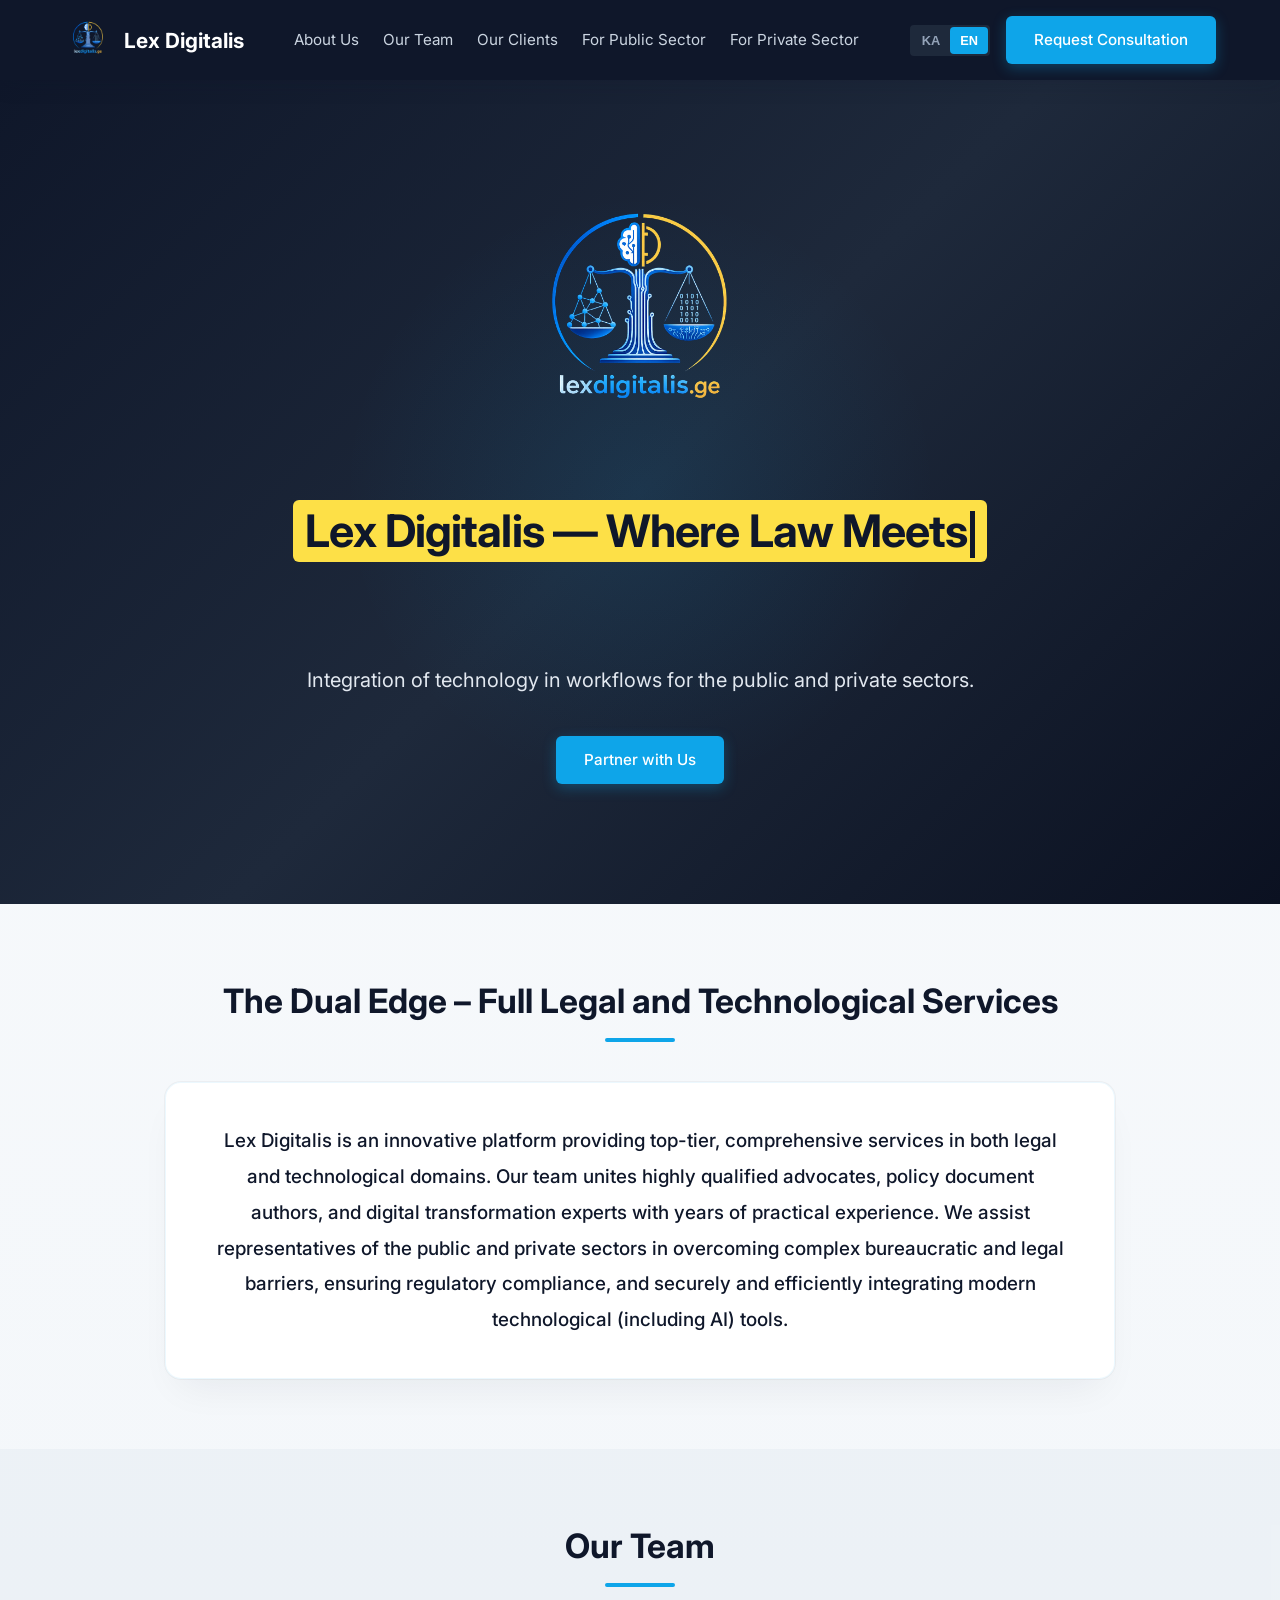
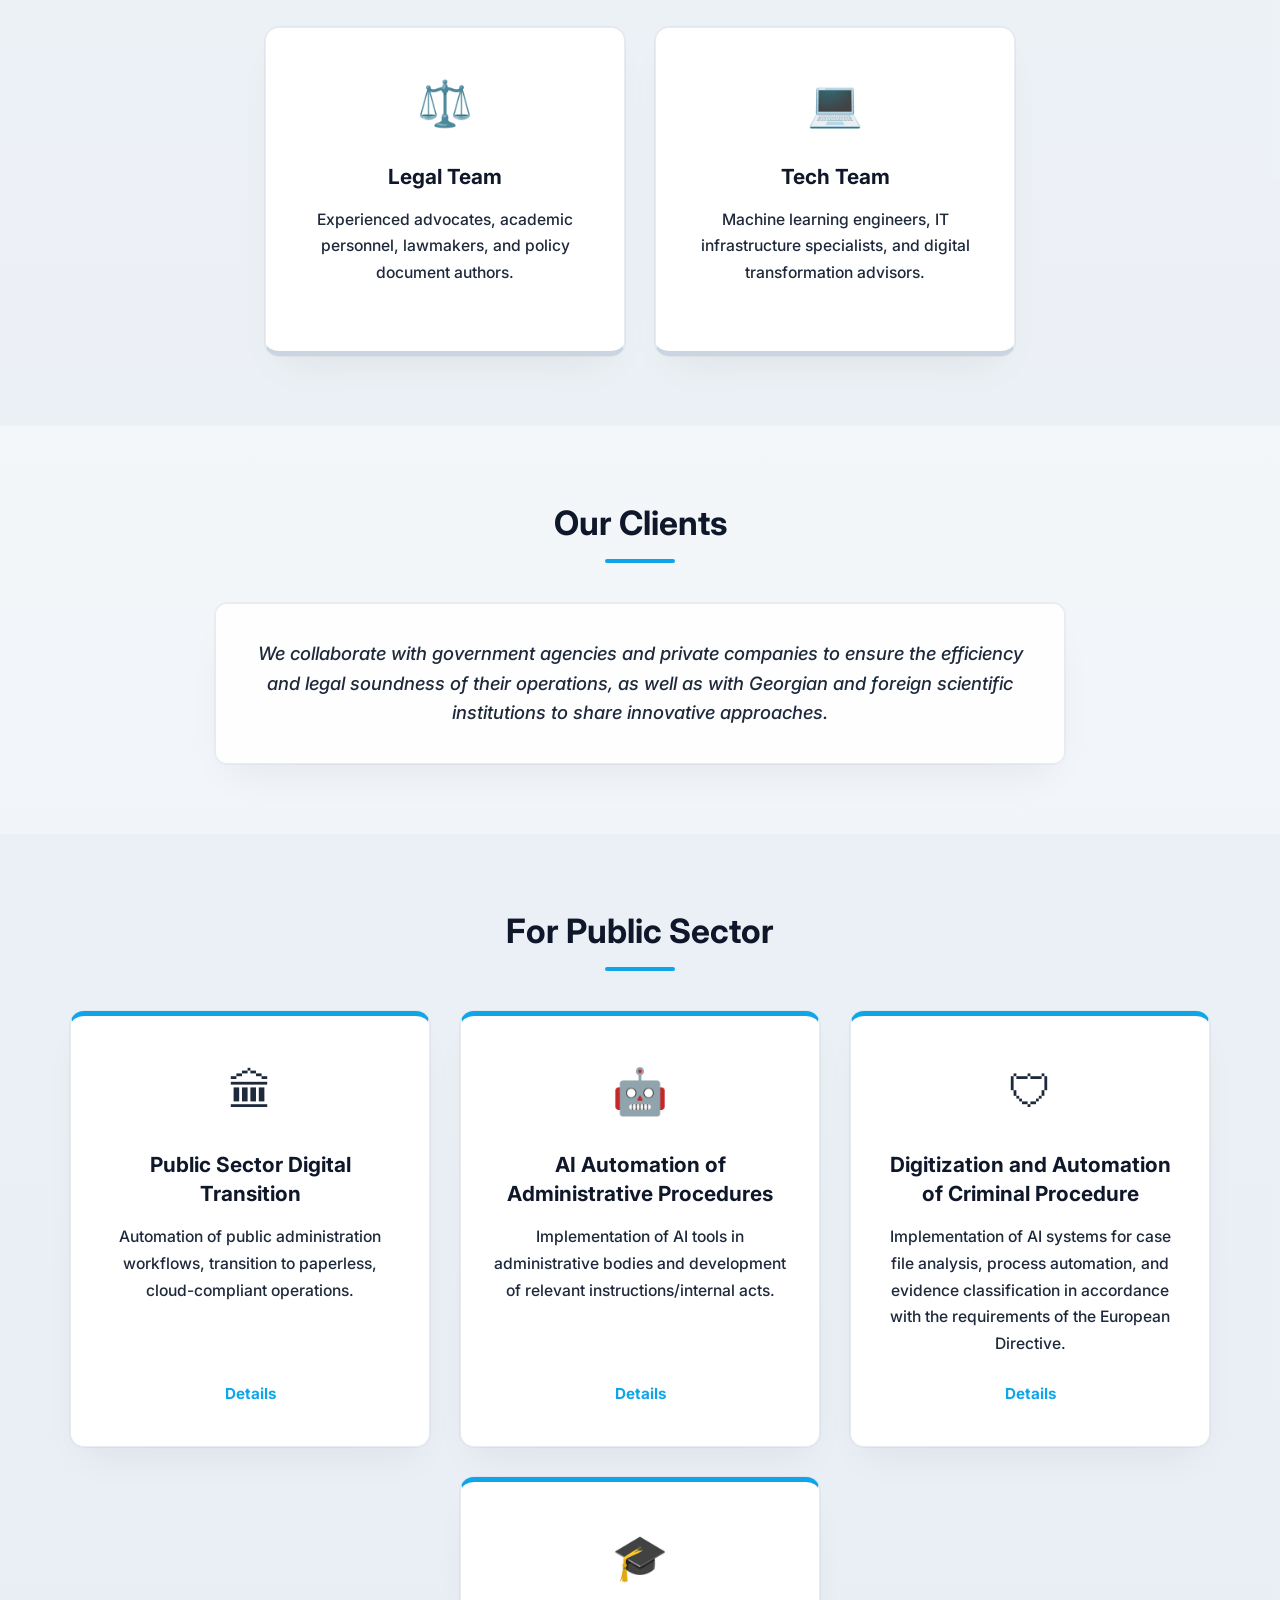
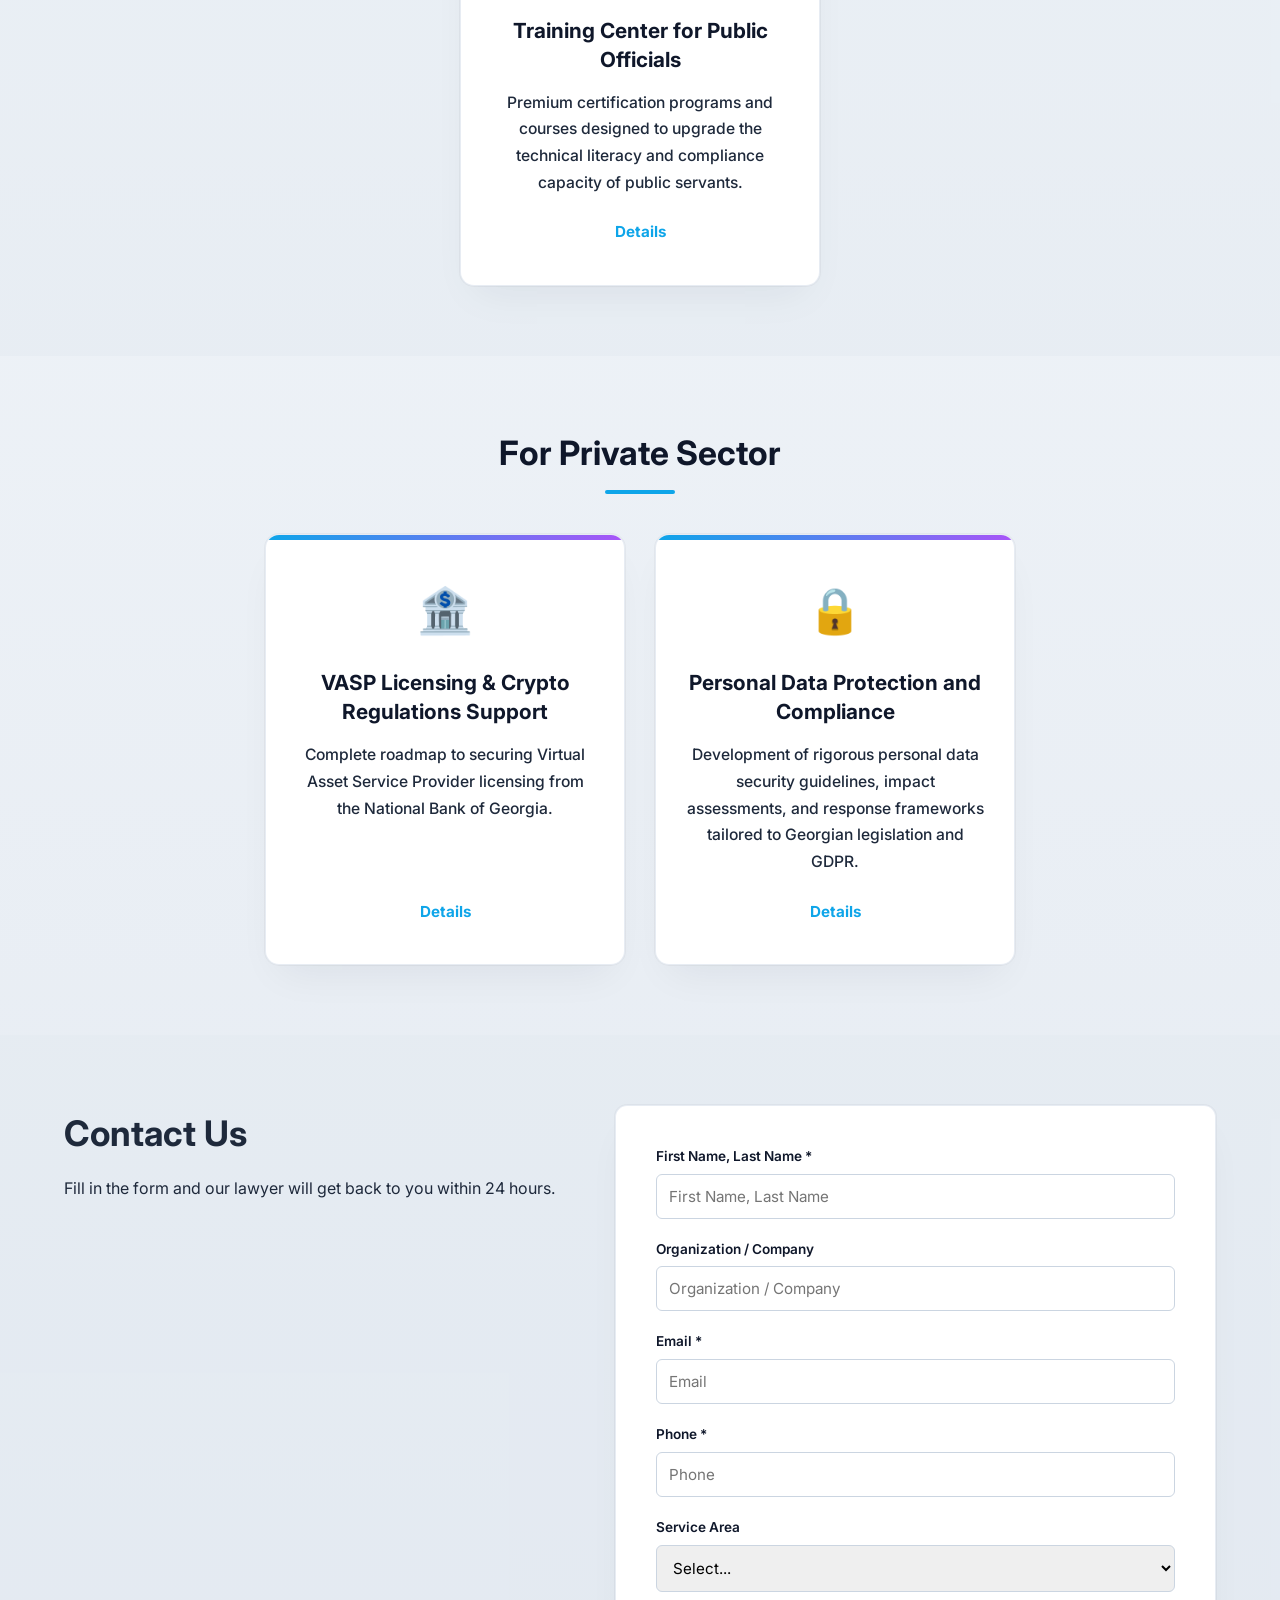
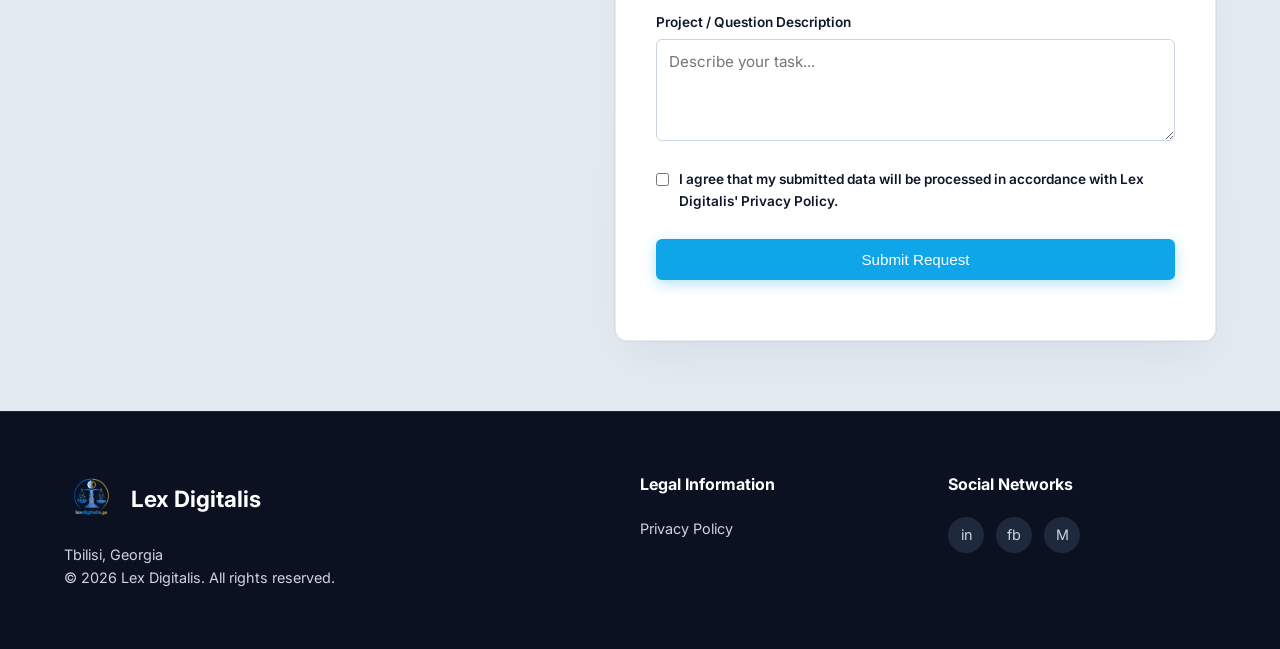
<file: index.html>
<!DOCTYPE html>
<html lang="ka">
<head>
    <meta charset="UTF-8" />
    <meta name="viewport" content="width=device-width, initial-scale=1.0" />
    <title>Lex Digitalis Georgia</title>
    <link rel="stylesheet" href="styles.css" />
    <link href="https://fonts.googleapis.com/css2?family=Inter:opsz,wght@14..32,400;14..32,500;14..32,600;14..32,700&display=swap" rel="stylesheet" />
</head>
<body>

    <canvas id="networkCanvas" class="network-canvas"></canvas>

    <header class="header" id="header">
        <div class="container header__inner">
            <div class="logo">
                <a href="#">
                    <img src="image.png" alt="Lex Digitalis Logo" class="logo__img">
                    <span class="logo__text" data-lang-key="brand">Lex Digitalis</span>
                </a>
            </div>

            <nav class="nav" id="nav">
                <ul class="nav__list">
                    <li class="nav__item"><a href="#about" data-lang-key="nav_about">ჩვენს შესახებ</a></li>
                    <li class="nav__item"><a href="#team" data-lang-key="nav_team">ჩვენი გუნდი</a></li>
                    <li class="nav__item"><a href="#clients" data-lang-key="nav_clients">ჩვენი კლიენტები</a></li>
                    <li class="nav__item"><a href="#public-sector" data-lang-key="nav_public">საჯარო სექტორისთვის</a></li>
                    <li class="nav__item"><a href="#private-sector" data-lang-key="nav_private">კერძო სექტორისათვის</a></li>
                </ul>
            </nav>

            <div class="header__actions">
                <div class="lang-switcher">
                    <button class="lang-btn lang-btn--active" data-lang="ka">KA</button>
                    <button class="lang-btn" data-lang="en">EN</button>
                </div>
                <a href="#contact" class="btn btn--primary btn--cta" data-lang-key="cta_consult">კონსულტაციის მოთხოვნა</a>
                <button class="hamburger" id="hamburger" aria-label="Menu">
                    <span></span><span></span><span></span>
                </button>
            </div>
        </div>
    </header>

    <section class="hero">
        <div class="container hero__inner">
            <div class="hero__content">
                <img src="image.png" alt="Lex Digitalis Logo" class="hero__logo">
                
                <div class="hero__title-wrapper">
                    <span class="typewriter-text">
                        <span id="typewriter"></span><span class="cursor"></span>
                    </span>
                </div>

                <p class="hero__subtitle" data-lang-key="hero_subtitle">ტექნოლოგიების ინტეგრაცია სამუშაო პროცესში საჯარო და კერძო სექტორისთვის.</p>
                <div class="hero__actions">
                    <a href="#contact" class="btn btn--primary" data-lang-key="hero_cta_primary">ითანამშრომლეთ ჩვენთან</a>
                </div>
            </div>
        </div>
    </section>

    <section id="about" class="section about">
        <div class="container">
            <div class="section__header">
                <h2 data-lang-key="about_title">ორმაგი უპირატესობა — სრული სამართლებრივი და ტექნოლოგიური მომსახურება</h2>
            </div>
            <div class="about__premium-box">
                <p class="about__text-highlight" data-lang-key="about_text">Lex Digitalis წარმოადგენს ინოვაციურ პლატფორმას, რომელიც უზრუნველყოფს უმაღლესი სტანდარტის კომპლექსურ მომსახურებას როგორც სამართლებრივი, ისე ტექნოლოგიური მიმართულებით. ჩვენი გუნდი აერთიანებს მაღალკვალიფიციურ იურისტებს, პოლიტიკის დოკუმენტების ავტორებსა და ციფრული ტრანსფორმაციის ექსპერტებს მრავალწლიანი პრაქტიკული გამოცდილებით. ჩვენ ვეხმარებით საჯარო და კერძო სექტორის წარმომადგენლებს რთული ბიუროკრატიული თუ სამართლებრივი ბარიერების გადალახვაში, რეგულაციებთან შესაბამისობის უზრუნველყოფასა და თანამედროვე ტექნოლოგიური (მათ შორის ხელოვნური ინტელექტის) ინსტრუმენტების უსაფრთხო, ეფექტიან ინტეგრაციაში.</p>
            </div>
        </div>
    </section>

    <section id="team" class="section bg-light">
        <div class="container">
            <div class="section__header">
                <h2 data-lang-key="nav_team">ჩვენი გუნდი</h2>
            </div>
            <div class="about__grid">
                <div class="card card--team">
                    <div class="card__icon">⚖️</div>
                    <h3 data-lang-key="about_legal_title">იურისტების გუნდი</h3>
                    <p data-lang-key="about_legal_desc">გამოცდილი ადვოკატები, აკადემიური პერსონალი, სამართალშემოქმედები და პოლიტიკის დოკუმენტების ავტორები.</p>
                </div>
                <div class="card card--team">
                    <div class="card__icon">💻</div>
                    <h3 data-lang-key="about_tech_title">ტექნოლოგიური გუნდი</h3>
                    <p data-lang-key="about_tech_desc">მანქანური სწავლების ინჟინრები, IT ინფრასტრუქტურის სპეციალისტები და ციფრული ტრანსფორმაციის კონსულტანტები.</p>
                </div>
            </div>
        </div>
    </section>

    <section id="clients" class="section">
        <div class="container">
            <div class="section__header">
                <h2 data-lang-key="nav_clients">ჩვენი კლიენტები</h2>
            </div>
            <div class="clients__premium-banner">
                <p data-lang-key="clients_text">ჩვენ ვთანამშრომლობთ სახელმწიფო უწყებებთან და კერძო კომპანიებთან, რათა უზრუნველვყოთ მათი საქმიანობის ეფექტიანობა და სამართლებრივი გამართულობა, ასევე, ქართულ და უცხოურ სამეცნიერო დაწესებულებებთან, ინოვაციური მიდგომების გაზიარებისთვის.</p>
            </div>
        </div>
    </section>

    <section id="public-sector" class="section bg-light">
        <div class="container">
            <div class="section__header">
                <h2 data-lang-key="nav_public">საჯარო სექტორისთვის</h2>
            </div>
            <div class="services__grid">
                <div class="card card--public">
                    <div class="card__icon">🏛</div>
                    <h3 data-lang-key="service2_title">საჯარო სექტორის ციფრული ტრანსფორმაცია</h3>
                    <p data-lang-key="service2_desc">საჯარო მმართველობის სამუშაო პროცესების ავტომატიზაცია, უქაღალდო, ღრუბლოვან ტექნოლოგიებთან თავსებად ოპერაციებზე გადასვლა.</p>
                    <a href="#contact" class="card__link" data-lang-key="service_link">დეტალურად</a>
                </div>
                <div class="card card--public">
                    <div class="card__icon">🤖</div>
                    <h3 data-lang-key="service3_title">ადმინისტრაციული წარმოების/დოკუმენტბრუნვის AI ავტომატიზაცია</h3>
                    <p data-lang-key="service3_desc">ადმინისტრაციულ ორგანოებში ხელოვნური ინტელექტის (AI) ინსტრუმენტების დანერგვა და შესაბამისი ინსტრუქციების/შიდა მოქმედების აქტების შემუშავება.</p>
                    <a href="#contact" class="card__link" data-lang-key="service_link">დეტალურად</a>
                </div>
                <div class="card card--public">
                    <div class="card__icon">🛡</div>
                    <h3 data-lang-key="service4_title">სისხლისსამართლებრივი წარმოების გაციფრულება და ავტომატიზაცია</h3>
                    <p data-lang-key="service4_desc">AI სისტემების დანერგვა საქმის მასალების ანალიზის, პროცესების ავტომატიზაციისა და მტკიცებულებათა კლასიფიკაციისთვის ევროდირექტივის მოთხოვნათა შესაბამისად.</p>
                    <a href="#contact" class="card__link" data-lang-key="service_link">დეტალურად</a>
                </div>
                <div class="card card--public">
                    <div class="card__icon">🎓</div>
                    <h3 data-lang-key="service6_title">ტრენინგ-ცენტრი საჯარო მოხელეთათვის</h3>
                    <p data-lang-key="service6_desc">უმაღლესი დონის სასერტიფიკატო პროგრამები და კურსები, რომლებიც შექმნილია საჯარო მოხელეების ტექნიკური წიგნიერებისა და შესაბამისობის (compliance) უნარების ასამაღლებლად.</p>
                    <a href="#contact" class="card__link" data-lang-key="service_link">დეტალურად</a>
                </div>
            </div>
        </div>
    </section>

    <section id="private-sector" class="section">
        <div class="container">
            <div class="section__header">
                <h2 data-lang-key="nav_private">კერძო სექტორისათვის</h2>
            </div>
            <div class="services__grid">
                <div class="card card--private">
                    <div class="card__icon">🏦</div>
                    <h3 data-lang-key="service1_title">VASP ლიცენზირება და კრიპტორეგულაციების მხარდაჭერა</h3>
                    <p data-lang-key="service1_desc">სრული გზამკვლევი საქართველოს ეროვნული ბანკისგან ვირტუალური აქტივის მომსახურების პროვაიდერის (VASP) სტატუსის მოსაპოვებლად.</p>
                    <a href="#contact" class="card__link" data-lang-key="service_link">დეტალურად</a>
                </div>
                <div class="card card--private">
                    <div class="card__icon">🔒</div>
                    <h3 data-lang-key="service5_title">პერსონალურ მონაცემთა დაცვა და შესაბამისობა</h3>
                    <p data-lang-key="service5_desc">პერსონალურ მონაცემთა უსაფრთხოების მკაცრი სახელმძღვანელო პრინციპების, ზეგავლენის შეფასებისა და რეაგირების მექანიზმების შემუშავება, საქართველოს კანონმდებლობასა და GDPR-თან თავსებადობით.</p>
                    <a href="#contact" class="card__link" data-lang-key="service_link">დეტალურად</a>
                </div>
            </div>
        </div>
    </section>

    <section id="contact" class="section bg-light">
        <div class="container">
            <div class="contact__inner">
                <div class="contact__info">
                    <h2 data-lang-key="contact_title">დაგვიკავშირდით</h2>
                    <p data-lang-key="contact_subtitle">შეავსეთ ფორმა და ჩვენი იურისტი 24 საათში დაგიკავშირდებათ.</p>
                </div>
                <div class="contact__form">
                    <form id="contactForm" action="https://docs.google.com/forms/d/e/1FAIpQLSf2lo9lfm458ssessl7MRZrrC_Rot264YrI10ApBPu3NrIXZg/formResponse" method="POST" target="_blank">
                        <div class="form-group">
                            <label for="fullName" data-lang-key="form_fullname">სახელი, გვარი *</label>
                            <input type="text" id="fullName" name="entry.1055704041" required data-lang-key-placeholder="form_fullname_placeholder" />
                        </div>
                        <div class="form-group">
                            <label for="org" data-lang-key="form_org">ორგანიზაცია / კომპანია</label>
                            <input type="text" id="org" name="entry.1980147200" data-lang-key-placeholder="form_org_placeholder" />
                        </div>
                        <div class="form-group">
                            <label for="email" data-lang-key="form_email">ელ. ფოსტა *</label>
                            <input type="email" id="email" name="entry.1064532727" required data-lang-key-placeholder="form_email_placeholder" />
                        </div>
                        <div class="form-group">
                            <label for="phone" data-lang-key="form_phone">ტელეფონი *</label>
                            <input type="tel" id="phone" name="entry.977285014" required data-lang-key-placeholder="form_phone_placeholder" />
                        </div>
                        <div class="form-group">
                            <label for="serviceArea" data-lang-key="form_service">მომსახურების სფერო</label>
                            <select id="serviceArea" name="entry.1374373410">
                                <option value="">აირჩიეთ...</option>
                                <option value="VASP / Crypto">VASP / Crypto</option>
                                <option value="საჯარო სექტორი">საჯარო სექტორი</option>
                                <option value="AI ავტომატიზაცია">AI ავტომატიზაცია</option>
                                <option value="სისხლისსამართლებრივი წარმოება">სისხლისსამართლებრივი წარმოება</option>
                                <option value="მონაცემთა დაცვა">მონაცემთა დაცვა</option>
                                <option value="ტრენინგები">ტრენინგები</option>
                            </select>
                        </div>
                        <div class="form-group form-group--full">
                            <label for="message" data-lang-key="form_message">პროექტის / შეკითხვის აღწერა</label>
                            <textarea id="message" name="entry.1870048826" rows="4" data-lang-key-placeholder="form_message_placeholder"></textarea>
                        </div>
                        <div class="form-group form-group--full checkbox-group">
                            <input type="checkbox" id="consent" required />
                            <label for="consent" data-lang-key="form_consent">ვეთანხმები, რომ ჩემს მიერ გაგზავნილი მონაცემები დამუშავდეს Lex Digitalis-ის კონფიდენციალურობის პოლიტიკის შესაბამისად.</label>
                        </div>
                        <div class="form-group form-group--full">
                            <button type="submit" class="btn btn--primary" style="width:100%" data-lang-key="form_submit">მოთხოვნის გაგზავნა</button>
                        </div>
                    </form>
                </div>
            </div>
        </div>
    </section>

    <footer class="footer">
        <div class="container footer__inner">
            <div class="footer__col">
                <div class="footer__logo">
                    <img src="image.png" alt="Lex Digitalis Logo" class="logo__img">
                    <span data-lang-key="brand">Lex Digitalis</span>
                </div>
                <p data-lang-key="footer_address">თბილისი, საქართველო</p>
                <p data-lang-key="footer_copyright">&copy; 2026 Lex Digitalis. ყველა უფლება დაცულია.</p>
            </div>
            <div class="footer__col">
                <h4 data-lang-key="footer_legal_info">სამართლებრივი ინფორმაცია</h4>
                <ul>
                 <li><a href="privacy.html" target="_blank" data-lang-key="footer_privacy">კონფიდენციალურობის პოლიტიკა</a></li>
                </ul>
            </div>
            <div class="footer__col">
                <h4 data-lang-key="footer_social">სოციალური ქსელები</h4>
                <ul class="social-links">
                    <li><a href="#" aria-label="LinkedIn">in</a></li>
                    <li><a href="#" aria-label="Facebook">fb</a></li>
                    <li><a href="#" aria-label="Medium">M</a></li>
                </ul>
            </div>
        </div>
    </footer>

    <div class="modal" id="successModal">
        <div class="modal__overlay"></div>
        <div class="modal__box">
            <button class="modal__close" id="modalClose">&times;</button>
            <div class="modal__icon">✅</div>
            <h2 data-lang-key="modal_title">მოთხოვნა გაიგზავნა!</h2>
            <p data-lang-key="modal_text">მადლობა! ჩვენი იურისტი მალე დაგიკავშირდებათ.</p>
            <button class="btn btn--primary" id="modalBtn" data-lang-key="modal_btn">კარგი</button>
        </div>
    </div>

    <script src="script.js"></script>
</body>
</html>
</file>
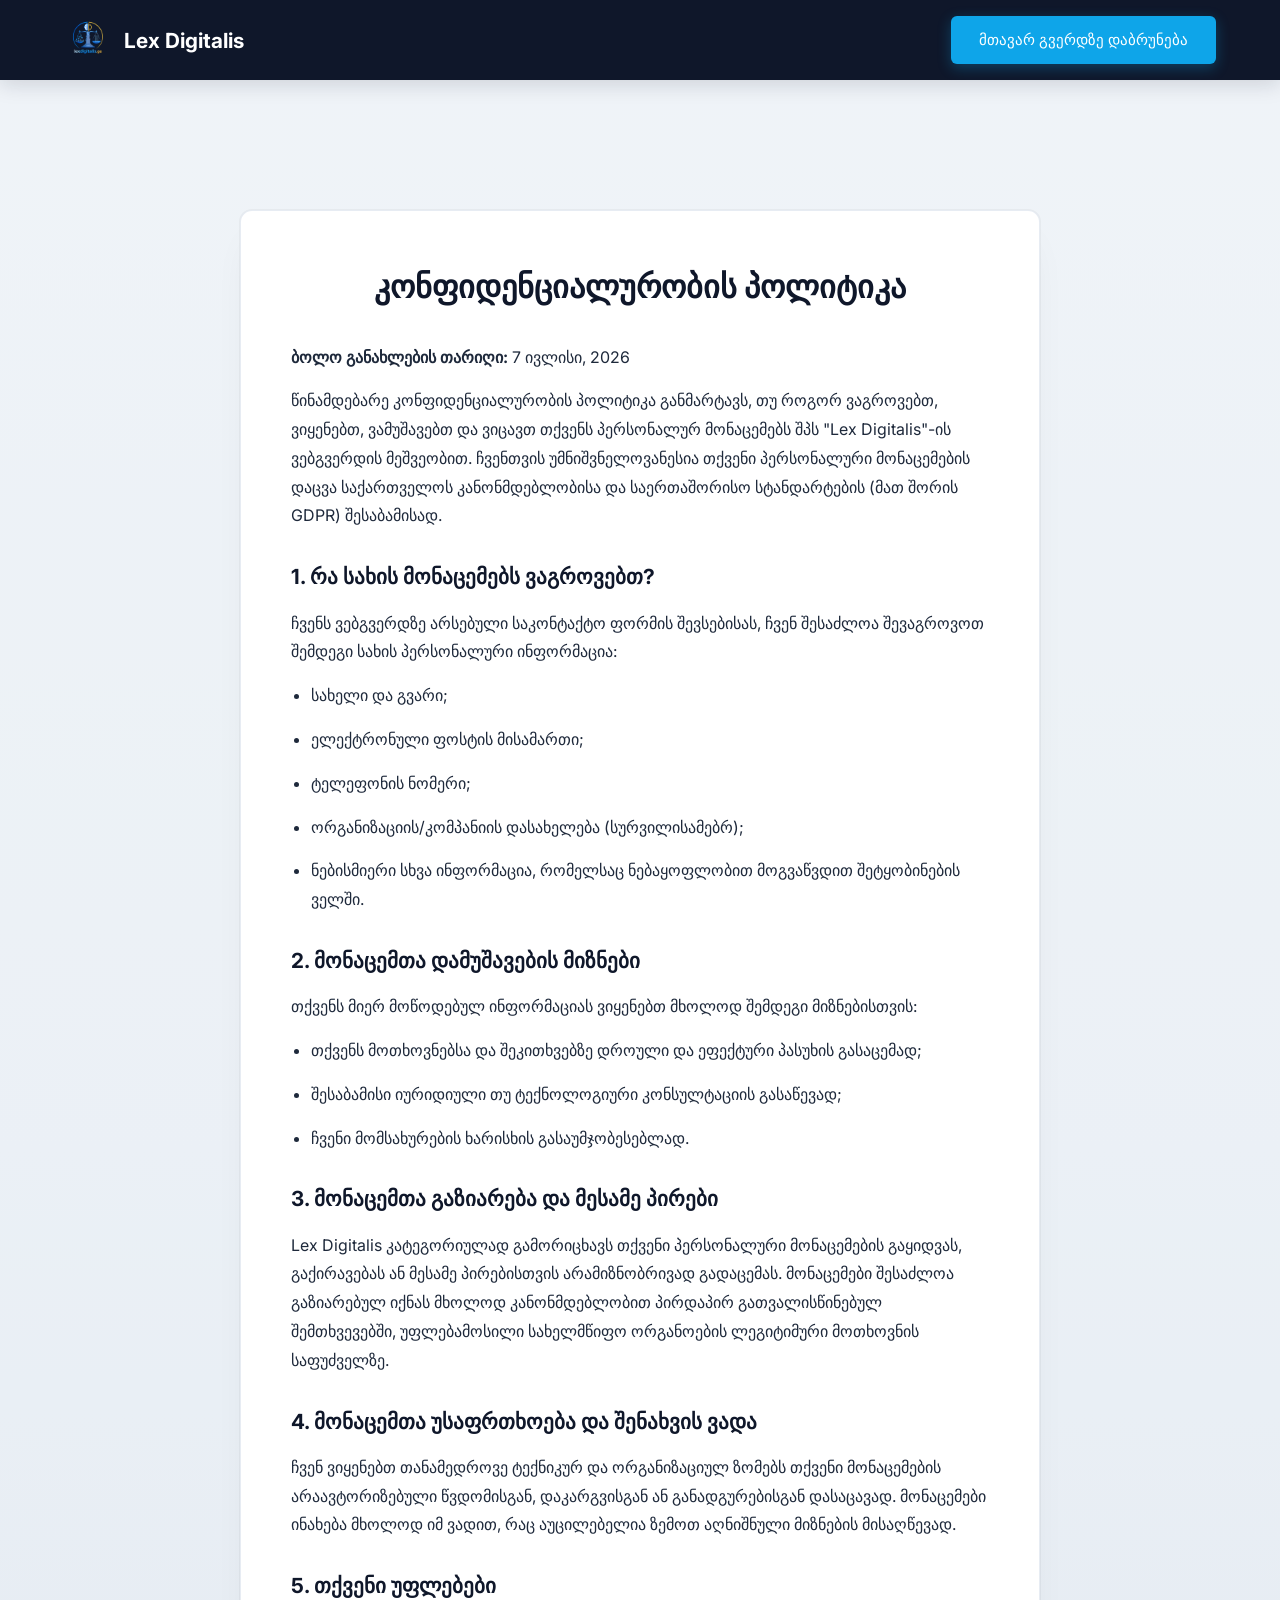
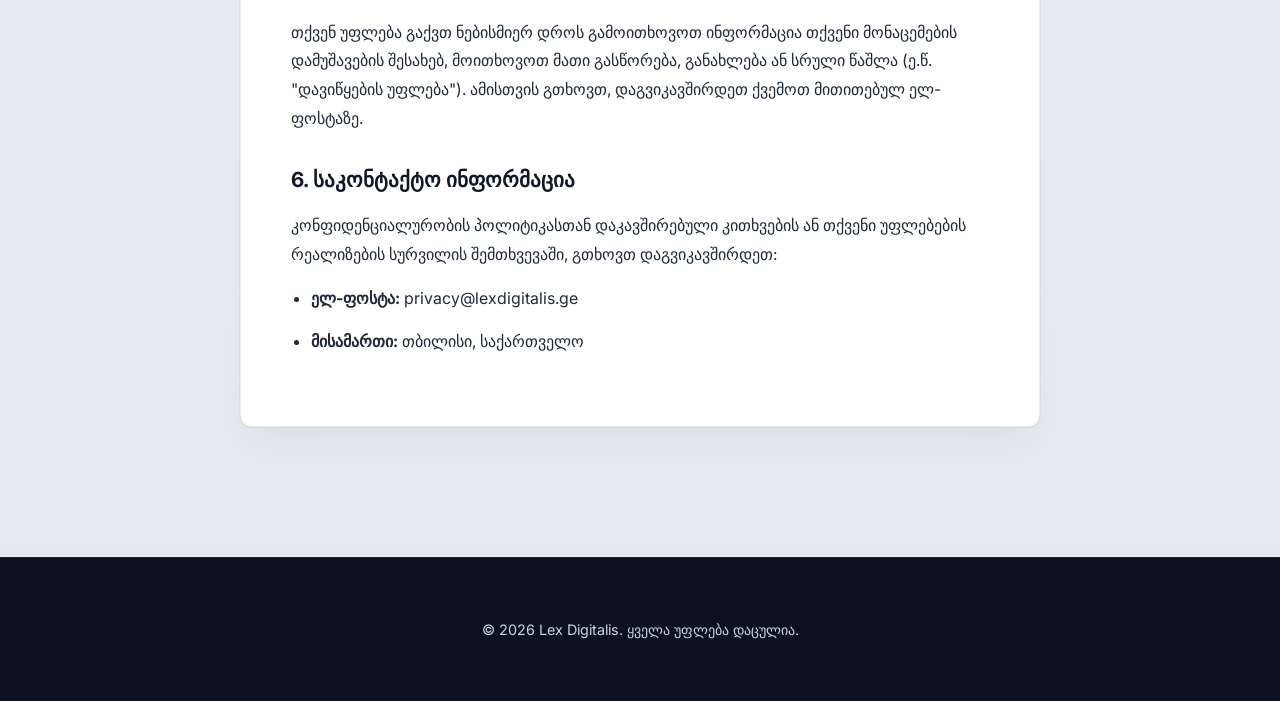
<file: privacy.html>
<!DOCTYPE html>
<html lang="ka">
<head>
    <meta charset="UTF-8" />
    <meta name="viewport" content="width=device-width, initial-scale=1.0" />
    <title>კონფიდენციალურობის პოლიტიკა - Lex Digitalis</title>
    <link rel="stylesheet" href="styles.css" />
    <link href="https://fonts.googleapis.com/css2?family=Inter:opsz,wght@14..32,400;14..32,500;14..32,600;14..32,700&display=swap" rel="stylesheet" />
    <style>
        /* დამატებითი სტილები მხოლოდ ამ ტექსტური გვერდისთვის */
        .policy-content {
            max-width: 800px;
            margin: 60px auto;
            background: #fff;
            padding: 50px;
            border-radius: 12px;
            box-shadow: var(--shadow);
            border: 1px solid rgba(226, 232, 240, 0.8);
        }
        .policy-content h1 {
            color: var(--color-primary);
            margin-bottom: 30px;
            font-size: 2rem;
            text-align: center;
        }
        .policy-content h2 {
            color: var(--color-primary);
            margin-top: 30px;
            margin-bottom: 15px;
            font-size: 1.3rem;
        }
        .policy-content p, .policy-content li {
            color: var(--color-text);
            margin-bottom: 15px;
            line-height: 1.8;
        }
        .policy-content ul {
            padding-left: 20px;
            margin-bottom: 20px;
        }
    </style>
</head>
<body>

    <header class="header">
        <div class="container header__inner">
            <div class="logo">
                <a href="index.html">
                    <img src="image.png" alt="Lex Digitalis Logo" class="logo__img">
                    <span class="logo__text">Lex Digitalis</span>
                </a>
            </div>
            <div class="header__actions">
                <a href="index.html" class="btn btn--primary">მთავარ გვერდზე დაბრუნება</a>
            </div>
        </div>
    </header>

    <section class="section bg-light">
        <div class="container">
            <div class="policy-content">
                <h1>კონფიდენციალურობის პოლიტიკა</h1>
                
                <p><strong>ბოლო განახლების თარიღი:</strong> 7 ივლისი, 2026</p>

                <p>წინამდებარე კონფიდენციალურობის პოლიტიკა განმარტავს, თუ როგორ ვაგროვებთ, ვიყენებთ, ვამუშავებთ და ვიცავთ თქვენს პერსონალურ მონაცემებს შპს "Lex Digitalis"-ის ვებგვერდის მეშვეობით. ჩვენთვის უმნიშვნელოვანესია თქვენი პერსონალური მონაცემების დაცვა საქართველოს კანონმდებლობისა და საერთაშორისო სტანდარტების (მათ შორის GDPR) შესაბამისად.</p>

                <h2>1. რა სახის მონაცემებს ვაგროვებთ?</h2>
                <p>ჩვენს ვებგვერდზე არსებული საკონტაქტო ფორმის შევსებისას, ჩვენ შესაძლოა შევაგროვოთ შემდეგი სახის პერსონალური ინფორმაცია:</p>
                <ul>
                    <li>სახელი და გვარი;</li>
                    <li>ელექტრონული ფოსტის მისამართი;</li>
                    <li>ტელეფონის ნომერი;</li>
                    <li>ორგანიზაციის/კომპანიის დასახელება (სურვილისამებრ);</li>
                    <li>ნებისმიერი სხვა ინფორმაცია, რომელსაც ნებაყოფლობით მოგვაწვდით შეტყობინების ველში.</li>
                </ul>

                <h2>2. მონაცემთა დამუშავების მიზნები</h2>
                <p>თქვენს მიერ მოწოდებულ ინფორმაციას ვიყენებთ მხოლოდ შემდეგი მიზნებისთვის:</p>
                <ul>
                    <li>თქვენს მოთხოვნებსა და შეკითხვებზე დროული და ეფექტური პასუხის გასაცემად;</li>
                    <li>შესაბამისი იურიდიული თუ ტექნოლოგიური კონსულტაციის გასაწევად;</li>
                    <li>ჩვენი მომსახურების ხარისხის გასაუმჯობესებლად.</li>
                </ul>

                <h2>3. მონაცემთა გაზიარება და მესამე პირები</h2>
                <p>Lex Digitalis კატეგორიულად გამორიცხავს თქვენი პერსონალური მონაცემების გაყიდვას, გაქირავებას ან მესამე პირებისთვის არამიზნობრივად გადაცემას. მონაცემები შესაძლოა გაზიარებულ იქნას მხოლოდ კანონმდებლობით პირდაპირ გათვალისწინებულ შემთხვევებში, უფლებამოსილი სახელმწიფო ორგანოების ლეგიტიმური მოთხოვნის საფუძველზე.</p>

                <h2>4. მონაცემთა უსაფრთხოება და შენახვის ვადა</h2>
                <p>ჩვენ ვიყენებთ თანამედროვე ტექნიკურ და ორგანიზაციულ ზომებს თქვენი მონაცემების არაავტორიზებული წვდომისგან, დაკარგვისგან ან განადგურებისგან დასაცავად. მონაცემები ინახება მხოლოდ იმ ვადით, რაც აუცილებელია ზემოთ აღნიშნული მიზნების მისაღწევად.</p>

                <h2>5. თქვენი უფლებები</h2>
                <p>თქვენ უფლება გაქვთ ნებისმიერ დროს გამოითხოვოთ ინფორმაცია თქვენი მონაცემების დამუშავების შესახებ, მოითხოვოთ მათი გასწორება, განახლება ან სრული წაშლა (ე.წ. "დავიწყების უფლება"). ამისთვის გთხოვთ, დაგვიკავშირდეთ ქვემოთ მითითებულ ელ-ფოსტაზე.</p>

                <h2>6. საკონტაქტო ინფორმაცია</h2>
                <p>კონფიდენციალურობის პოლიტიკასთან დაკავშირებული კითხვების ან თქვენი უფლებების რეალიზების სურვილის შემთხვევაში, გთხოვთ დაგვიკავშირდეთ:</p>
                <ul>
                    <li><strong>ელ-ფოსტა:</strong> privacy@lexdigitalis.ge</li>
                    <li><strong>მისამართი:</strong> თბილისი, საქართველო</li>
                </ul>
            </div>
        </div>
    </section>

    <footer class="footer">
        <div class="container footer__inner" style="grid-template-columns: 1fr; text-align: center;">
            <p>&copy; 2026 Lex Digitalis. ყველა უფლება დაცულია.</p>
        </div>
    </footer>

</body>
</html>
</file>
<file: styles.css>
/* ===== ბაზისური პარამეტრები და ცვლადები ===== */
:root {
    --color-primary: #0F172A;
    --color-secondary: #0EA5E9;
    --color-accent: #475569;
    --color-light: #F1F5F9;
    --color-dark: #0B1121;
    --color-text: #1E293B;
    --font-family: 'Inter', -apple-system, BlinkMacSystemFont, sans-serif;
    --transition: 0.3s cubic-bezier(0.4, 0, 0.2, 1);
    --shadow: 0 20px 40px -15px rgba(15, 23, 42, 0.07), 0 0 0 1px rgba(15, 23, 42, 0.04);
    --shadow-hover: 0 30px 60px -15px rgba(14, 165, 233, 0.18), 0 0 0 1px rgba(14, 165, 233, 0.1);
}

* {
    margin: 0;
    padding: 0;
    box-sizing: border-box;
}

html {
    scroll-behavior: smooth;
}

body {
    font-family: var(--font-family);
    background: linear-gradient(180deg, #F8FAFC 0%, #F1F5F9 50%, #E2E8F0 100%);
    color: var(--color-text);
    line-height: 1.6;
    -webkit-font-smoothing: antialiased;
}

.container {
    max-width: 1200px;
    margin: 0 auto;
    padding: 0 24px;
}

/* ===== АНИМИРОВАННЫЙ ФОН (CANVAS) ===== */
.network-canvas {
    position: fixed;
    top: 0;
    left: 0;
    width: 100vw;
    height: 100vh;
    z-index: -1;
    pointer-events: none;
    opacity: 0.8;
}

/* ===== ღილაკები (BUTTONS) ===== */
.btn {
    display: inline-block;
    padding: 12px 28px;
    font-size: 0.95rem;
    font-weight: 500;
    border-radius: 6px;
    text-decoration: none;
    transition: var(--transition);
    cursor: pointer;
    border: none;
    text-align: center;
}

.btn--primary {
    background: var(--color-secondary);
    color: #fff;
    box-shadow: 0 4px 14px rgba(14, 165, 233, 0.3);
}

.btn--primary:hover {
    background: #0284c7;
    transform: translateY(-2px);
    box-shadow: 0 6px 20px rgba(14, 165, 233, 0.4);
}

/* ===== ლოგოს სტილები მენიუსთვის ===== */
.logo__img {
    height: 48px;
    width: auto;
    object-fit: contain;
    margin-right: 12px;
    vertical-align: middle;
}

.logo a {
    display: flex;
    align-items: center;
    text-decoration: none;
    color: #fff;
}

.logo__text {
    font-size: 1.3rem;
    font-weight: 700;
}

/* ===== დიდი ცენტრალური ლოგო HERO სექციისთვის ===== */
.hero__logo {
    height: 280px; 
    width: auto;
    max-width: 100%;
    object-fit: contain;
    margin-bottom: 32px;
}

/* ===== HEADER (ჰედერი) ===== */
.header {
    position: sticky;
    top: 0;
    z-index: 100;
    background: var(--color-primary);
    color: #fff;
    padding: 16px 0;
    box-shadow: 0 4px 20px rgba(15, 23, 42, 0.15);
}

.header__inner {
    display: flex;
    align-items: center;
    justify-content: space-between;
}

.nav__list {
    display: flex;
    list-style: none;
    gap: 24px;
}

.nav__item a {
    color: #cbd5e1;
    text-decoration: none;
    font-size: 0.95rem;
    transition: var(--transition);
}

.nav__item a:hover {
    color: var(--color-secondary);
}

.header__actions {
    display: flex;
    align-items: center;
    gap: 16px;
}

/* ===== LANG SWITCHER ===== */
.lang-switcher {
    display: flex;
    background: #1e293b;
    border-radius: 4px;
    padding: 2px;
}

.lang-btn {
    background: transparent;
    border: none;
    color: #94a3b8;
    padding: 6px 10px;
    font-size: 0.8rem;
    font-weight: 600;
    cursor: pointer;
    border-radius: 4px;
    transition: var(--transition);
}

.lang-btn--active {
    background: var(--color-secondary);
    color: #fff;
}

/* ===== HAMBURGER ===== */
.hamburger {
    display: none;
    flex-direction: column;
    gap: 5px;
    background: transparent;
    border: none;
    cursor: pointer;
}

.hamburger span {
    display: block;
    width: 25px;
    height: 2px;
    background: #fff;
    transition: var(--transition);
}

/* ===== HERO SECTION ===== */
.hero {
    background: linear-gradient(135deg, #0f172a 0%, #1e293b 50%, #0b1121 100%);
    color: #fff;
    padding: 100px 0 120px 0;
    text-align: center;
    position: relative;
}

.hero::after {
    content: '';
    position: absolute;
    top: 50%;
    left: 50%;
    width: 600px;
    height: 600px;
    background: radial-gradient(circle, rgba(14, 165, 233, 0.1) 0%, transparent 70%);
    transform: translate(-50%, -50%);
    pointer-events: none;
}

.hero__inner {
    max-width: 900px;
    position: relative;
    z-index: 2;
    margin: 0 auto;
}

/* ===== ЭФФЕКТ ПЕЧАТНОЙ МАШИНКИ (Полностью исправлено) ===== */
.hero__title-wrapper {
    font-size: 2.8rem;
    font-weight: 700;
    margin: 0 auto 24px;
    line-height: 1.4;
    letter-spacing: -0.02em;
    max-width: 850px;
    /* Фиксируем высоту, чтобы избежать "прыжков" сайта */
    min-height: 140px; 
    text-align: center; /* Центрируем текст обычным способом, без flex */
    display: block; 
}

.typewriter-text {
    background-color: #fde047; /* Желтый фон */
    color: #0f172a; 
    padding: 4px 12px;
    border-radius: 6px;
    box-decoration-break: clone;
    -webkit-box-decoration-break: clone;
    display: inline; /* Сохраняет строчное поведение для естественного переноса */
}

.cursor {
    display: inline-block;
    width: 5px;
    height: 1.05em; /* Высота под размер шрифта */
    background-color: #0f172a; /* Черный/Темно-синий курсор */
    margin-left: 2px;
    vertical-align: text-bottom; /* Выравнивание курсора по низу текста */
    animation: blink 0.9s step-end infinite;
}

@keyframes blink {
    0%, 100% { opacity: 1; }
    50% { opacity: 0; }
}

.hero__subtitle {
    font-size: 1.25rem;
    color: #e2e8f0; 
    margin-bottom: 40px;
    font-weight: 400;
}

.hero__actions {
    display: flex;
    justify-content: center;
    gap: 16px;
}

/* ===== სექციების სტრუქტურა ===== */
.section {
    padding: 70px 0; /* Уменьшено расстояние между секциями (было 95) */
    scroll-margin-top: 85px;
    background: transparent; 
}

.bg-light {
    background: rgba(226, 232, 240, 0.4); 
}

.section__header {
    text-align: center;
    margin-bottom: 40px; /* Уменьшен отступ (было 55) */
}

.section__header h2 {
    font-size: 2.1rem;
    color: var(--color-primary);
    position: relative;
    display: inline-block;
    padding-bottom: 14px;
}

.section__header h2::after {
    content: '';
    position: absolute;
    bottom: 0;
    left: 50%;
    transform: translateX(-50%);
    width: 70px;
    height: 4px;
    background: var(--color-secondary);
    border-radius: 2px;
}

/* ===== ჩვენს შესახებ ბლოკი ===== */
.about__premium-box {
    text-align: center;
    max-width: 950px;
    margin: 0 auto;
    padding: 40px 45px;
    background: #ffffff;
    border-radius: 16px;
    box-shadow: var(--shadow);
    border: 1px solid rgba(14, 165, 233, 0.08);
    position: relative;
}

.about__text-highlight {
    font-size: 1.18rem;
    color: #0F172A; 
    line-height: 1.9;
    font-weight: 500; 
}

/* ===== ბადეები (FLEXBOX) ===== */
.about__grid, .services__grid {
    display: flex;
    flex-wrap: wrap;
    gap: 30px;
    justify-content: center; 
}

/* ===== უნივერსალური ბარათის (უჯრის) სტილი ===== */
.card {
    background: #ffffff; 
    padding: 40px 30px;
    border-radius: 14px;
    box-shadow: var(--shadow);
    transition: var(--transition);
    border: 1px solid rgba(226, 232, 240, 0.8);
    position: relative;
    overflow: hidden;
    display: flex;
    flex-direction: column;
    align-items: center;
    text-align: center;
    flex: 1 1 calc(33.333% - 30px);
    min-width: 300px;
    max-width: 360px;
}

.card:hover {
    transform: translateY(-8px);
    box-shadow: var(--shadow-hover);
}

.card__icon {
    font-size: 2.8rem;
    margin-bottom: 22px;
}

.card h3 {
    font-size: 1.3rem;
    font-weight: 700; 
    color: var(--color-primary);
    margin-bottom: 16px;
    line-height: 1.4;
}

.card p {
    color: #1E293B; 
    font-size: 0.98rem;
    line-height: 1.7;
    margin-bottom: 24px;
    font-weight: 500; 
}

.card__link {
    margin-top: auto; 
    color: var(--color-secondary);
    text-decoration: none;
    font-weight: 700;
    font-size: 0.95rem;
    transition: var(--transition);
}

.card__link:hover {
    color: var(--color-primary);
    letter-spacing: 0.5px;
}

/* გუნდის ბარათები */
.card--team {
    border-bottom: 5px solid #cbd5e1;
}
.card--team:hover {
    border-bottom-color: var(--color-primary);
}

/* საჯარო სექტორი */
.card--public {
    border-top: 5px solid var(--color-secondary);
}
.card--public:hover {
    background: linear-gradient(180deg, #ffffff 0%, #f0f9ff 100%);
}

/* კერძო სექტორი */
.card--private::before {
    content: '';
    position: absolute;
    top: 0;
    left: 0;
    width: 100%;
    height: 5px;
    background: linear-gradient(90deg, var(--color-secondary) 0%, #a855f7 100%);
}

/* კლიენტების სექცია */
.clients__premium-banner {
    text-align: center;
    max-width: 850px;
    margin: 0 auto;
    padding: 35px;
    background: rgba(255, 255, 255, 0.9); 
    border-radius: 12px;
    border: 1px solid rgba(226, 232, 240, 0.8);
    box-shadow: var(--shadow);
}
.clients__premium-banner p {
    font-size: 1.15rem;
    color: #1E293B; 
    font-weight: 500;
    font-style: italic;
}

/* ===== CONTACT SECTION ===== */
.contact__inner {
    display: grid;
    grid-template-columns: 1fr 1.2fr;
    gap: 50px;
    align-items: start;
}

.contact__info h2 {
    font-size: 2.2rem;
    margin-bottom: 15px;
}

.contact__form {
    background: #fff;
    padding: 40px;
    border-radius: 12px;
    box-shadow: var(--shadow);
    border: 1px solid rgba(226, 232, 240, 0.8);
}

.form-group {
    margin-bottom: 20px;
}

.form-group label {
    display: block;
    font-size: 0.85rem;
    font-weight: 600;
    margin-bottom: 6px;
    color: var(--color-primary);
}

.form-group input, .form-group select, .form-group textarea {
    width: 100%;
    padding: 12px;
    border: 1px solid #cbd5e1;
    border-radius: 6px;
    font-family: inherit;
    font-size: 0.95rem;
    transition: var(--transition);
}

.form-group input:focus, .form-group select:focus, .form-group textarea:focus {
    outline: none;
    border-color: var(--color-secondary);
    box-shadow: 0 0 0 3px rgba(14, 165, 233, 0.15);
}

.checkbox-group {
    display: flex;
    align-items: flex-start;
    gap: 10px;
}

.checkbox-group input {
    width: auto;
    margin-top: 4px;
}

/* ===== FOOTER STYLING ===== */
.footer {
    background: var(--color-dark);
    color: #cbd5e1; 
    padding: 60px 0;
    font-size: 0.9rem;
    border-top: 1px solid #1e293b;
    position: relative; 
    z-index: 2;
}

.footer__inner {
    display: grid;
    grid-template-columns: 2fr 1fr 1fr;
    gap: 40px;
}

.footer__logo {
    display: flex;
    align-items: center;
    font-size: 1.4rem;
    font-weight: 700;
    color: #fff;
    margin-bottom: 16px;
}

.footer__logo .logo__img {
    height: 55px;
    margin-right: 12px;
}

.footer h4 {
    color: #fff;
    margin-bottom: 20px;
    font-size: 1rem;
}

.footer ul {
    list-style: none;
}

.footer ul li {
    margin-bottom: 10px;
}

.footer ul li a {
    color: #cbd5e1; 
    text-decoration: none;
    transition: var(--transition);
}

.footer ul li a:hover {
    color: #fff;
}

.social-links {
    display: flex;
    gap: 12px;
}

.social-links a {
    display: inline-block;
    background: #1e293b;
    color: #fff;
    width: 36px;
    height: 36px;
    border-radius: 50%;
    text-align: center;
    line-height: 36px;
    text-decoration: none;
    transition: var(--transition);
}

.social-links a:hover {
    background: var(--color-secondary);
}

/* ===== MODAL ===== */
.modal {
    position: fixed;
    top: 0;
    left: 0;
    width: 100%;
    height: 100%;
    z-index: 1000;
    display: flex;
    align-items: center;
    justify-content: center;
    opacity: 0;
    pointer-events: none;
    transition: var(--transition);
}

.modal--open {
    opacity: 1;
    pointer-events: auto;
}

.modal__overlay {
    position: absolute;
    width: 100%;
    height: 100%;
    background: rgba(15, 23, 42, 0.6);
    backdrop-filter: blur(4px);
}

.modal__box {
    position: relative;
    background: #fff;
    padding: 40px;
    border-radius: 8px;
    max-width: 450px;
    width: 90%;
    text-align: center;
    box-shadow: 0 20px 25px -5px rgba(0,0,0,0.2);
    z-index: 2;
}

.modal__close {
    position: absolute;
    top: 15px;
    right: 15px;
    background: transparent;
    border: none;
    font-size: 1.5rem;
    cursor: pointer;
    color: var(--color-accent);
}

.modal__icon {
    font-size: 3rem;
    margin-bottom: 15px;
}

.modal h2 {
    margin-bottom: 10px;
    color: var(--color-primary);
}

.modal p {
    color: var(--color-accent);
    margin-bottom: 25px;
}

/* ===== RESPONSIVE MEDIA QUERIES ===== */
@media (max-width: 992px) {
    .contact__inner {
        grid-template-columns: 1fr;
    }
    .footer__inner {
        grid-template-columns: 1fr 1fr;
    }
}

@media (max-width: 768px) {
    .nav {
        display: none;
        position: absolute;
        top: 100%;
        left: 0;
        width: 100%;
        background: var(--color-primary);
        padding: 20px 0;
        box-shadow: 0 8px 16px rgba(0,0,0,0.3);
    }
    .nav--open {
        display: block;
    }
    .nav__list {
        flex-direction: column;
        gap: 16px;
        padding: 0 24px;
    }
    .hamburger {
        display: flex;
    }
    .header__actions .btn--cta {
        display: none;
    }
    .hero__title-wrapper {
        font-size: 2.1rem;
        min-height: 190px; /* Больше высоты под длинный текст на мобильных */
    }
    .hero__logo {
        height: 180px; 
    }
    .footer__inner {
        grid-template-columns: 1fr;
    }
    .section {
        padding: 50px 0; /* Еще меньше на мобильных */
    }
    .section__header {
        margin-bottom: 30px;
    }
    .about__premium-box {
        padding: 30px 20px;
    }
    .card {
        flex: 1 1 100%;
        max-width: 100%;
    }
}
</file>
